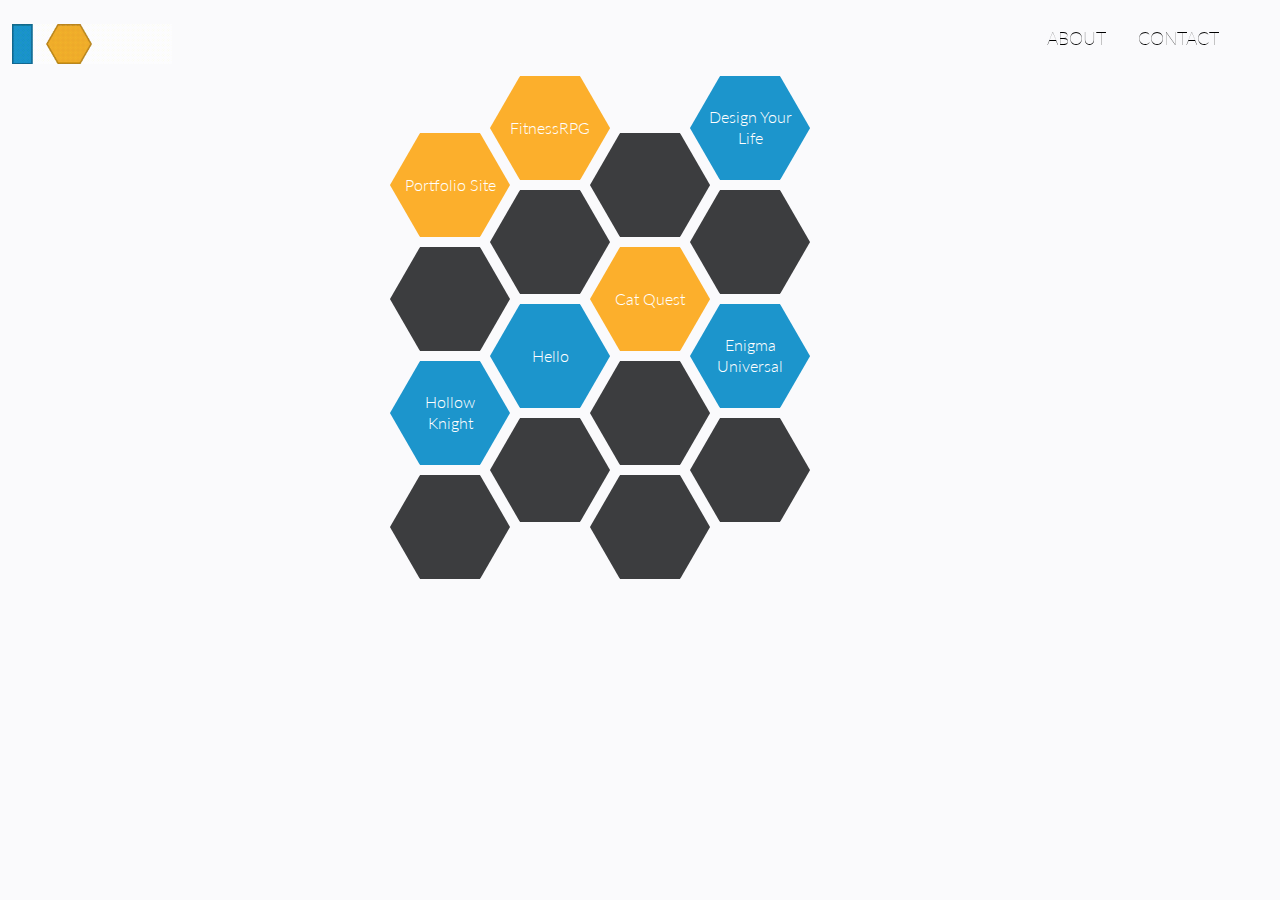
<file: index.html>
<!DOCTYPE html>
<html>

<head>
    <title>Kelvin Chang</title>

    <!-- Metrics -->
    <link rel="icon" type="image/png" href="/src/images/personal-favicon.png">

    <script src="/src/components/jquery.js"></script>


    <link href="https://fonts.googleapis.com/css?family=Lato:100,300,400,700" rel="stylesheet">
    <link rel="stylesheet" type="text/css" href="/src/components/stylesheet.css">

    <script>
        $(function() {

            $("#bannerSection").load("/src/includes/banner2.html");
            $("#projectSection").load("/src/includes/projects.html");

        });

    </script>

</head>

<body>
    <div class="banner right">
        <ul id="nav">
            <li><a href="/src/pages/about.html">ABOUT</a></li>
            <li><a href="/src/pages/contact.html">CONTACT</a></li>
        </ul>
    </div>

    <div id="bannerSection" class="banner"></div>

    <div class="projectContainer">
        <div id="projectSection"></div>
    </div>

</body>

</html>
</file>
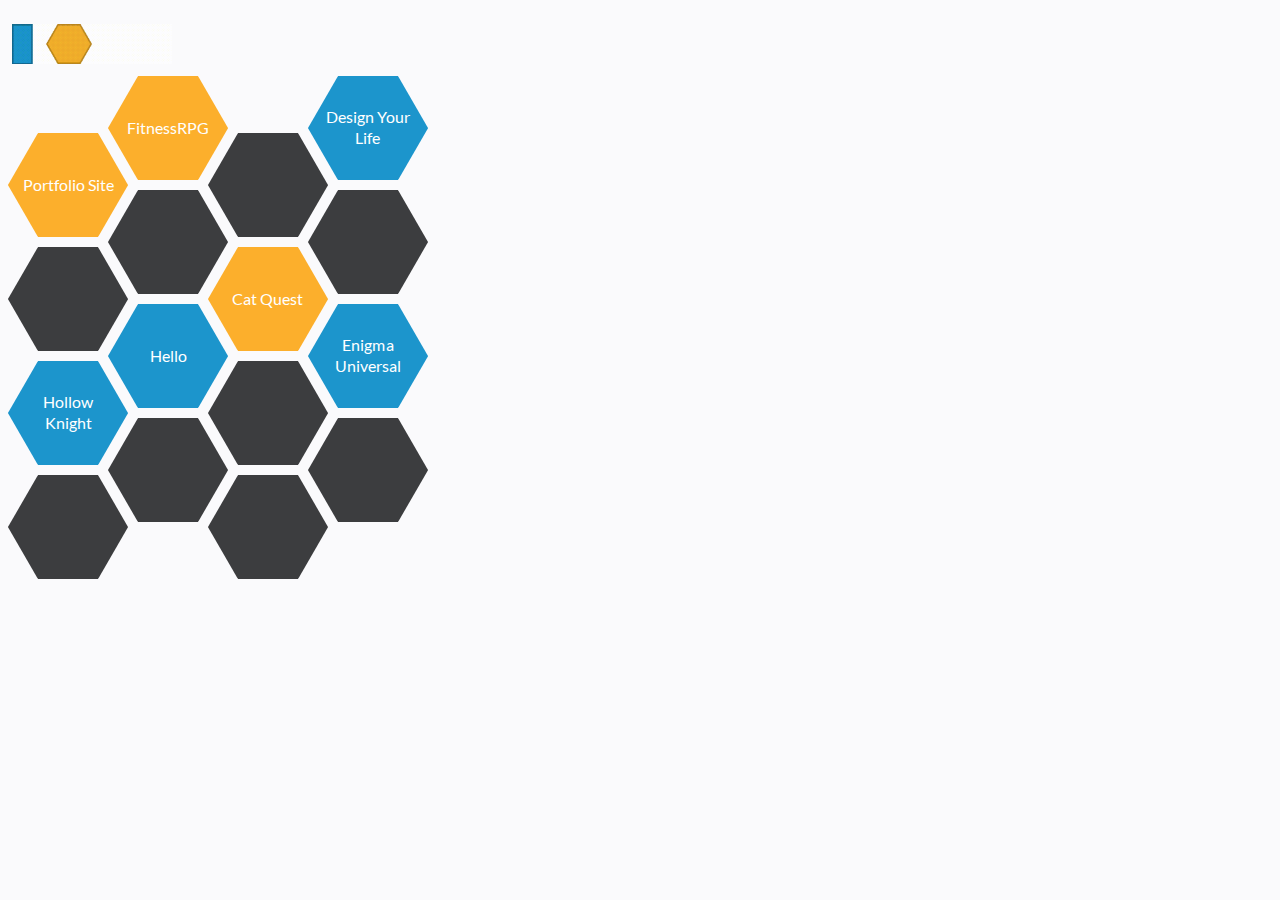
<file: src/pages/index.html>
<!DOCTYPE html>
<html>

<head profile="http://magix430.github.io">
    <title>Kelvin Chang</title>

    <!-- Metrics -->
    <link rel="icon" type="image/png" href="/src/images/personal-favicon.png">

    <script src="/src/components/jquery.js"></script>


    <link rel="stylesheet" type="text/css" href="/src/fonts/lato-font.css">
    <link rel="stylesheet" type="text/css" href="/src/components/stylesheet.css">

    <script>
        $(function() {

            $("#bannerSection").load("/src/includes/banner2.html");
            $("#projectSection").load("/src/includes/projects.html");

        });

    </script>

</head>

<body>

    <div id="bannerSection" class="banner"></div>

    <div id="projectSection" class="projectsWrapper"></div>

</body>

</html>
</file>
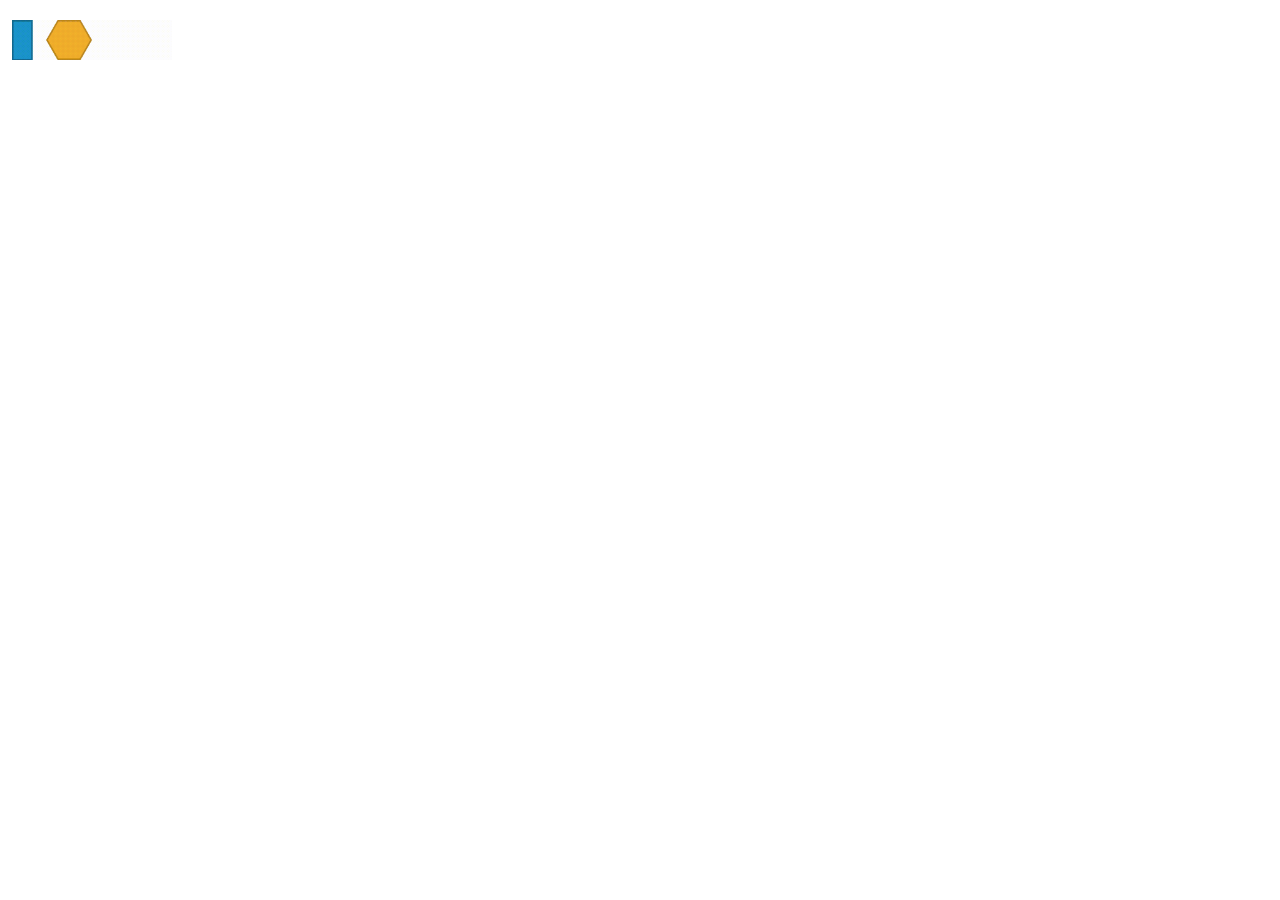
<file: src/includes/banner2.html>
<!DOCTYPE html>
<html>

<head>

    <script src="/src/components/jquery.js"></script>
    <link rel="stylesheet" href="/src/fonts/lato-font.css">
    <link rel="stylesheet" href="/src/components/banner.css">

</head>

<body class="banner-container">

    <div class="banner left">
        <a href="/index.html"><img height="40px" id="animation" src="/src/images/freeze.gif"></a>
    </div>

    <script src="/src/components/logo-hover2.js"></script>

</body>

</html>
</file>
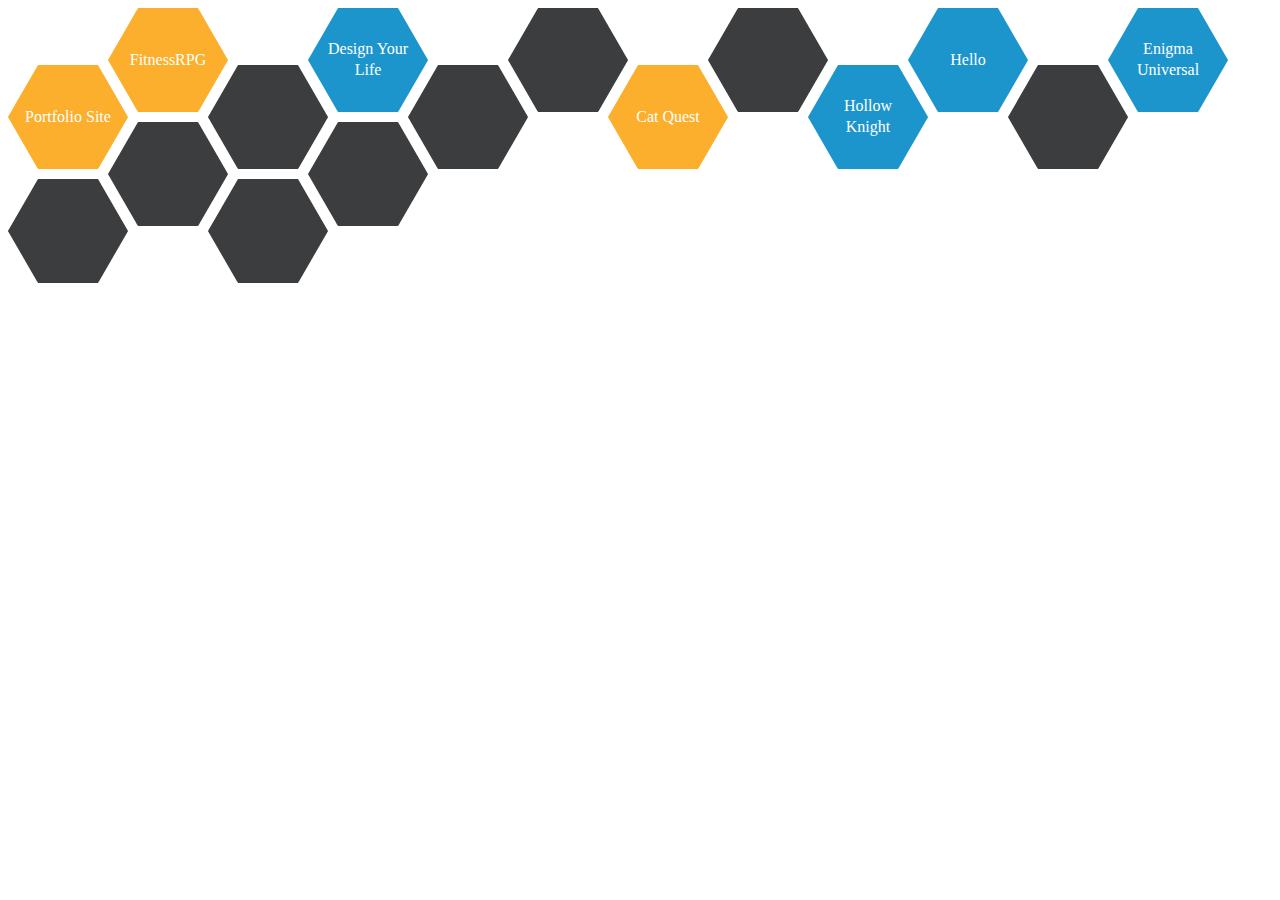
<file: src/includes/projects.html>
<!DOCTYPE html>
<html>

<head>
    <link type="text/css" rel="stylesheet" href="/src/components/honeycomb.css">
    <script src="/src/components/jquery.js"></script>
    <script src="/src/components/honeycomb.js"></script>
</head>

<body>

    <div class="honeycombs honeycombs-wrapper">
        <div class="honeycombs-inner-wrapper">

            <div class="comb-container">
                <div class="inner-text-description-long">
                    <h3>Portfolio Site</h3>
                    <p>The ideation, construction, and refinement of a portfolio website begins with creative expression. How can I build a website such that it expresses <em>me</em> the best?</p>
                    <a href="/src/projects/portfolio-site.html" class="link">read more</a>
                    <button role="button" class="close">x</button>
                </div>

                <div class="comb projects">
                    <div class="hex_l">
                        <div class="hex_r">
                            <div class="hex_inner">
                                <div class="inner_span">
                                    <span class="inner-text-description-short valign">Portfolio Site</span>
                                </div>
                            </div>
                        </div>
                    </div>
                </div>
            </div>

            <div class="comb-container">
                <div class="inner-text-description-long">

                    <h3>FitnessRPG</h3>
                    <p>FitnessRPG is a personal project incentivizing physical fitness through progressive body calisthenics and prioritizing safety and fun for young athletes. It seeks to combine elements of gamification and community tracking/collaboration to enhance short-term motivation and long-term satisfaction.</p>
                    <a href="/src/projects/fitnessrpg.html" class="link">read more</a>
                    <button role="button" class="close">x</button>
                </div>

                <div class="comb projects">
                    <div class="hex_l">
                        <div class="hex_r">
                            <div class="hex_inner">
                                <div class="inner_span">
                                    <span class="inner-text-description-short valign">FitnessRPG</span>
                                </div>
                            </div>
                        </div>
                    </div>
                </div>
            </div>

            <div class="comb-container">
                <div class="inner-text-description-long" data-link=""></div>

                <div class="comb disabled">
                    <div class="hex_l">
                        <div class="hex_r">
                            <div class="hex_inner">
                                <div class="inner_span">
                                    <span class="inner-text-description-short valign"></span>
                                </div>
                            </div>
                        </div>
                    </div>
                </div>
            </div>

            <div class="comb-container">
                <div class="inner-text-description-long">

                    <h3>Design Your Life</h3>
                    <p>A product of the W19 Designing Your Life design course, this strictly solo piano album tours an exhaustive self-introspective journey regarding flaws, insecurities, and dreams.</p>

                    <a href="/src/projects/dyl.html" class="link">read more</a>
                    <button role="button" class="close">x</button>
                </div>

                <div class="comb music">
                    <div class="hex_l">
                        <div class="hex_r">
                            <div class="hex_inner">
                                <div class="inner_span">
                                    <span class="inner-text-description-short valign">Design Your Life</span>
                                </div>
                            </div>
                        </div>
                    </div>
                </div>
            </div>

            <!-- Maybe someday
            <div class="comb-container">
                <div class="inner-text-description-long" data-link="">



                </div>

                <div class="comb writing">
                    <div class="hex_l">
                        <div class="hex_r">
                            <div class="hex_inner">
                                <div class="inner_span">
                                    <span class="inner-text-description-short valign">Broken Reality: Origins</span>
                                </div>
                            </div>
                        </div>
                    </div>
                </div>
            </div>
            -->

            <div class="comb-container">
                <div class="inner-text-description-long" data-link=""></div>
                <div class="comb disabled">
                    <div class="hex_l">
                        <div class="hex_r">
                            <div class="hex_inner">
                                <div class="inner_span">
                                    <span class="inner-text-description-short valign"></span>
                                </div>
                            </div>
                        </div>
                    </div>
                </div>
            </div>

            <div class="comb-container">
                <div class="inner-text-description-long" data-link=""></div>

                <div class="comb disabled">
                    <div class="hex_l">
                        <div class="hex_r">
                            <div class="hex_inner">
                                <div class="inner_span">
                                    <span class="inner-text-description-short valign"></span>
                                </div>
                            </div>
                        </div>
                    </div>
                </div>
            </div>

            <div class="comb-container">
                <div class="inner-text-description-long">
                    <h3>Cat Quest</h3>
                    <p>Cat Quest is a mobile application designed to incentivize freshman to explore new, unfamiliar environments while making friends at Northwestern University.</p>
                    <a href="/src/projects/cat-quest.html" class="extra link">read more</a>
                    <button role="button" class="close">x</button>
                </div>

                <div class="comb projects">
                    <div class="hex_l">
                        <div class="hex_r">
                            <div class="hex_inner">
                                <div class="inner_span">
                                    <span class="inner-text-description-short valign">Cat Quest</span>
                                </div>
                            </div>
                        </div>
                    </div>
                </div>
            </div>

            <div class="comb-container">
                <div class="inner-text-description-long" data-link=""></div>
                <div class="comb disabled">
                    <div class="hex_l">
                        <div class="hex_r">
                            <div class="hex_inner">
                                <div class="inner_span">
                                    <span class="inner-text-description-short valign"></span>
                                </div>
                            </div>
                        </div>
                    </div>
                </div>
            </div>


            <div class="comb-container">
                <div class="inner-text-description-long">

                    <h3>Hollow Knight</h3>
                    <p>Hollow Knight is a metroidvania-style adventure game following a warrior bug with no past through a kingdom plagued by a mysterious disease. The music provides a seamlessly immersive experience, ranging from grandiose battle tracks to mystical and enigmatic ambience.</p>

                    <a href="/src/projects/hollow-knight.html" class="link">read more</a>
                    <button role="button" class="close">x</button>
                </div>

                <div class="comb music">
                    <div class="hex_l">
                        <div class="hex_r">
                            <div class="hex_inner">
                                <div class="inner_span">
                                    <span class="inner-text-description-short valign">Hollow Knight</span>
                                </div>
                            </div>
                        </div>
                    </div>
                </div>
            </div>

            <div class="comb-container">
                <div class="inner-text-description-long" data-link="">
                    <h3>Hello</h3>
                    <p>Hello is an original composition arranged for piano solo. The repeated dyad mimics the clang of railroad crossing bells, serving as a grounding of reality as the rest of the piece revolves around fantasies and "what-could-have-beens".</p>
                    <a href="/src/projects/hello.html" class="link">read more</a>
                    <button role="button" class="close">x</button>
                </div>
                <div class="comb music">
                    <div class="hex_l">
                        <div class="hex_r">
                            <div class="hex_inner">
                                <div class="inner_span">
                                    <span class="inner-text-description-short valign">Hello</span>
                                </div>
                            </div>
                        </div>
                    </div>
                </div>
            </div>

            <div class="comb-container">
                <div class="inner-text-description-long" data-link=""></div>

                <div class="comb disabled">
                    <div class="hex_l">
                        <div class="hex_r">
                            <div class="hex_inner">
                                <div class="inner_span">
                                    <span class="inner-text-description-short valign"></span>
                                </div>
                            </div>
                        </div>
                    </div>
                </div>
            </div>

            <div class="comb-container">
                <div class="inner-text-description-long">
                    <h3>Enigma Universal</h3>
                    <p>Enigma was co-produced with a close friend starting in 2003 and blossomed into a fantasy universe. This sparked many creative endeavours, including storywriting, sketches, and music. This album was created with some of the characters and scenarios in mind.</p>
                    <a href="/src/projects/enigma-universal.html" class="link">read more</a>
                    <button role="button" class="close">x</button>
                </div>

                <div class="comb music">
                    <div class="hex_l">
                        <div class="hex_r">
                            <div class="hex_inner">
                                <div class="inner_span">
                                    <span class="inner-text-description-short valign">Enigma Universal</span>
                                </div>
                            </div>
                        </div>
                    </div>
                </div>
            </div>


            <div class="comb-container">
                <div class="inner-text-description-long" data-link=""></div>

                <div class="comb disabled">
                    <div class="hex_l">
                        <div class="hex_r">
                            <div class="hex_inner">
                                <div class="inner_span">
                                    <span class="inner-text-description-short valign"></span>
                                </div>
                            </div>
                        </div>
                    </div>
                </div>
            </div>

            <div class="comb-container">
                <div class="inner-text-description-long" data-link=""></div>
                <div class="comb disabled">
                    <div class="hex_l">
                        <div class="hex_r">
                            <div class="hex_inner">
                                <div class="inner_span">
                                    <span class="inner-text-description-short valign"></span>
                                </div>
                            </div>
                        </div>
                    </div>
                </div>
            </div>

            <!-- <div class="comb-container">
                <div class="inner-text-description-long">

                    <h3>Tales of Hysteria</h3>
                    <p>Made in 2014, this set of compositions was originally composed for a WIP action-horror role-playing game. The game was never completed and the music was released in individual tracks. Compositions were made using Finale 2010 with ARIA instrumentation.</p>

                    <a href="/src/projects/tales-of-hysteria.html" class="link">read more</a>
                    <button role="button" class="close">x</button>
                </div>

                <div class="comb music">
                    <div class="hex_l">
                        <div class="hex_r">
                            <div class="hex_inner">
                                <div class="inner_span">
                                    <span class="inner-text-description-short valign">Tales of Hysteria</span>
                                </div>
                            </div>
                        </div>
                    </div>
                </div>
            </div> -->

            <div class="comb-container">
                <div class="inner-text-description-long" data-link=""></div>

                <div class="comb disabled">
                    <div class="hex_l">
                        <div class="hex_r">
                            <div class="hex_inner">
                                <div class="inner_span">
                                    <span class="inner-text-description-short valign"></span>
                                </div>
                            </div>
                        </div>
                    </div>
                </div>
            </div>

            <div class="comb-container">
                <div class="inner-text-description-long" data-link=""></div>
                <div class="comb disabled">
                    <div class="hex_l">
                        <div class="hex_r">
                            <div class="hex_inner">
                                <div class="inner_span">
                                    <span class="inner-text-description-short valign"></span>
                                </div>
                            </div>
                        </div>
                    </div>
                </div>
            </div>

            <!--Add more -->

            <!-- Disabled hex template
            <div class="comb-container">
                <div class="inner-text-description-long" data-link=""></div>
                <div class="comb disabled">
                    <div class="hex_l">
                        <div class="hex_r">
                            <div class="hex_inner">
                                <div class="inner_span">
                                    <span class="inner-text-description-short valign"></span>
                                </div>
                            </div>
                        </div>
                    </div>
                </div>
            </div>
            -->

            <!-- Music/Projects Template
            <div class="comb-container">
                <div class="inner-text-description-long">

                    <h3></h3>
                    <p></p>

                    <a href="#" class="link">read more</a>
                    <button role="button" class="close">x</button>
                </div>

                <div class="comb [music|projects]">
                    <div class="hex_l">
                        <div class="hex_r">
                            <div class="hex_inner">
                                <div class="inner_span">
                                    <span class="inner-text-description-short valign">Tales of Hysteria</span>
                                </div>
                            </div>
                        </div>
                    </div>
                </div>
            </div>
            -->

        </div>
    </div>

</body>

</html>
</file>
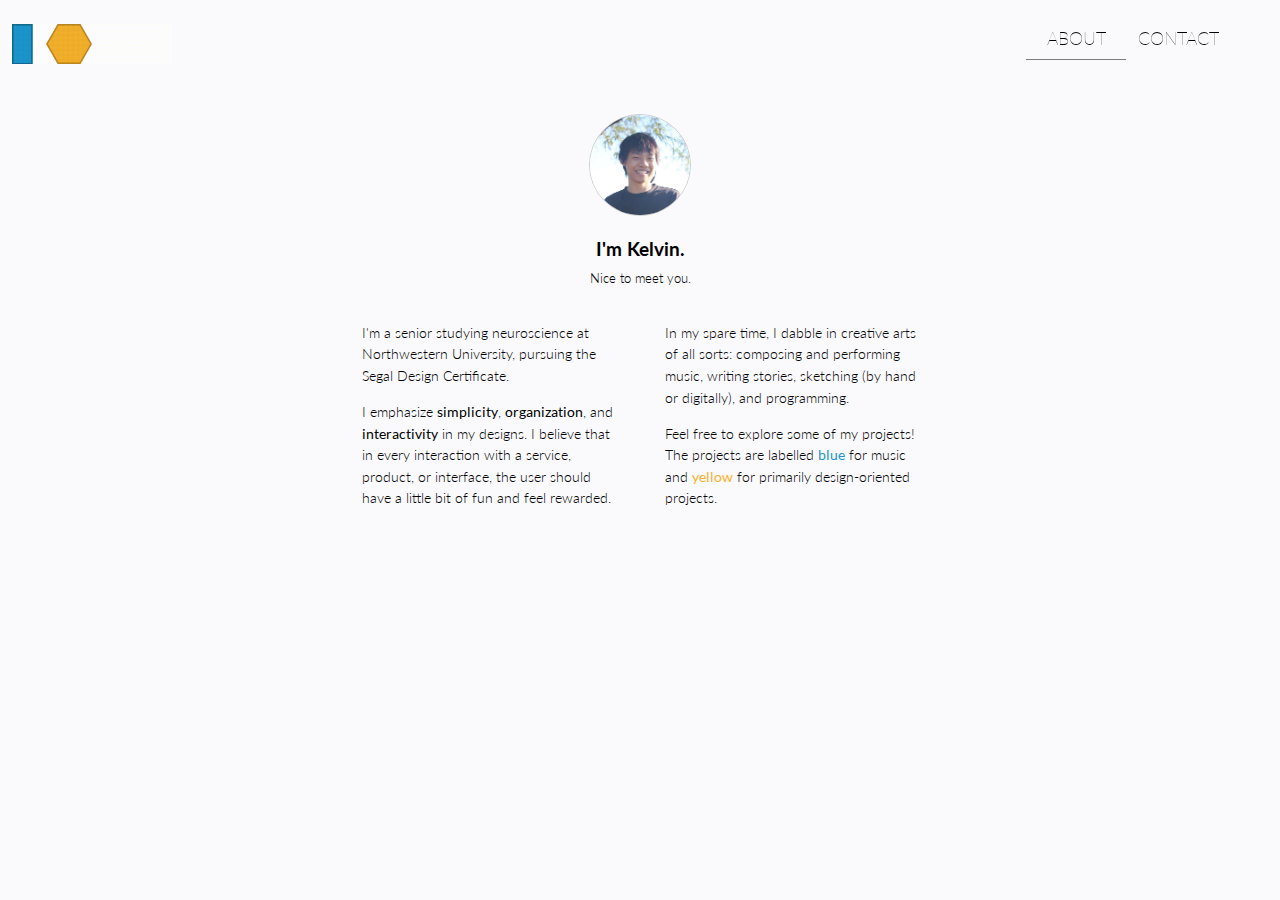
<file: src/pages/about.html>
<!DOCTYPE html>
<html>

<head>
    <title>About | Kelvin Chang</title>

    <!-- Metrics -->
    <link rel="icon" type="image/png" href="/src/images/personal-favicon.png">

    <script src="/src/components/jquery.js"></script>

    <link href="https://fonts.googleapis.com/css?family=Lato:100,300,400,700" rel="stylesheet">
    <link rel="stylesheet" type="text/css" href="/src/projects/project-pages.css">
    <link rel="stylesheet" type="text/css" href="/src/components/stylesheet.css">

    <script>
        $(function() {

            $("#bannerSection").load("/src/includes/banner2.html");
        });

    </script>

</head>

<body>

    <div class="banner right">
        <ul id="nav">
            <li class="current"><a href="/src/pages/about.html">ABOUT</a></li>
            <li><a href="/src/pages/contact.html">CONTACT</a></li>
        </ul>
    </div>

    <div id="bannerSection" class="banner"></div>

    <br /><br />
    <div class="titleCard">
        <img src="/src/images/me.jpg" width="100px" style="border-radius: 50%; border: 1px solid #ccc">
        <h3>I'm Kelvin.</h3>
        <p class="subtext">Nice to meet you.</p>
    </div>

    <br />

    <div class="grid-container">
        <div></div>
        <div>
            <p>I'm a senior studying neuroscience at Northwestern University, pursuing the Segal Design Certificate.</p>
            <p>I emphasize <b>simplicity</b>, <b>organization</b>, and <b>interactivity</b> in my designs. I believe that in every interaction with a service, product, or interface, the user should have a little bit of fun and feel rewarded.</p>
        </div>
        <div>
            <p>In my spare time, I dabble in creative arts of all sorts: composing and performing music, writing stories, sketching (by hand or digitally), and programming.</p>
            <p>Feel free to explore some of my projects! The projects are labelled <span style="color: #1c95cc;"><b>blue</b></span> for music and <span style="color: #fcaf2c;"><b>yellow</b></span> for primarily design-oriented projects.</p>
        </div>
        <div></div>

    </div>

</body>

</html>
</file>
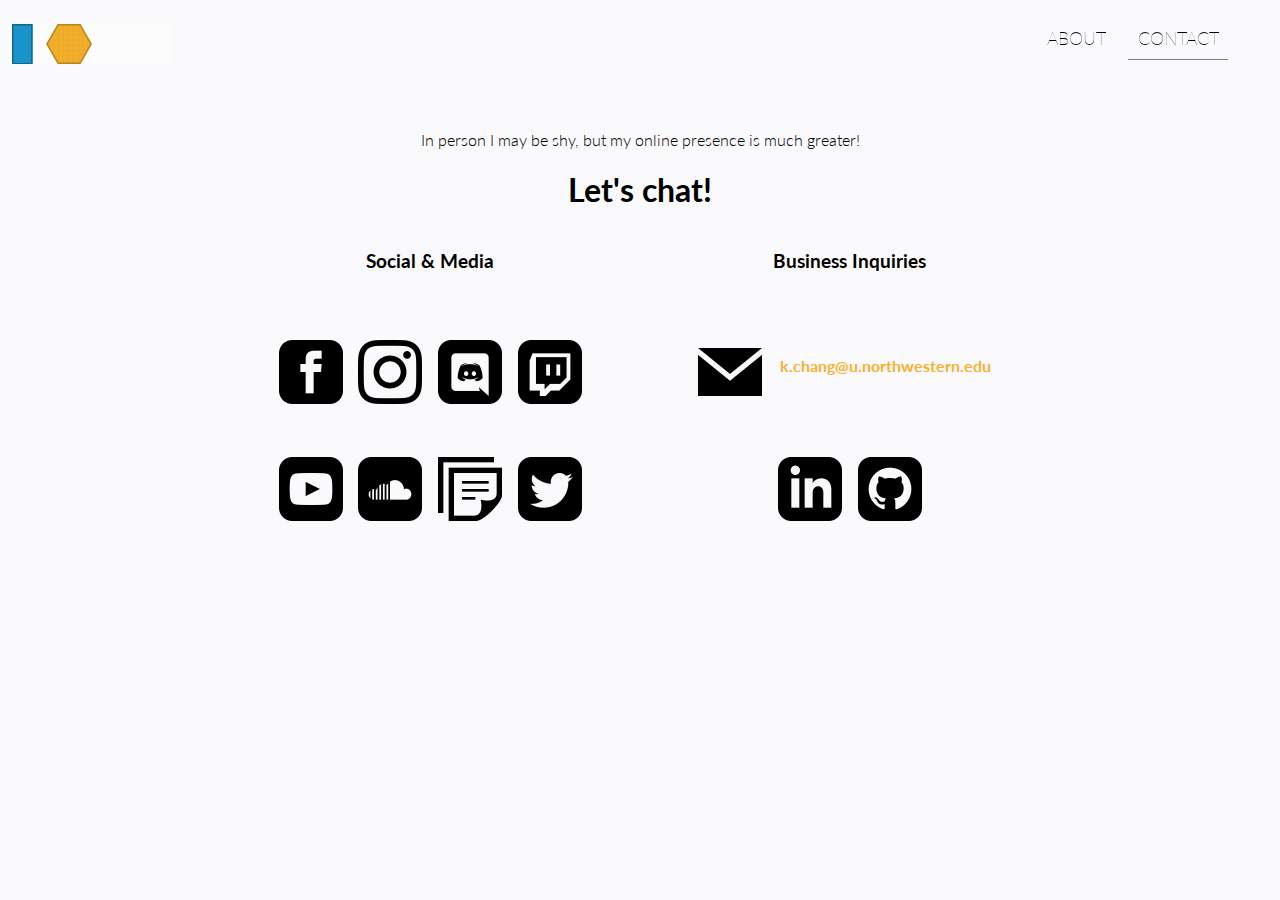
<file: src/pages/contact.html>
<!DOCTYPE html>
<html>

<head>
    <title>Contact | Kelvin Chang</title>

    <!-- Metrics -->
    <link rel="icon" type="image/png" href="/src/images/personal-favicon.png">

    <script src="/src/components/jquery.js"></script>

    <link href="https://fonts.googleapis.com/css?family=Lato:100,300,400,700" rel="stylesheet">
    <link rel="stylesheet" type="text/css" href="/src/projects/project-pages.css">
    <link rel="stylesheet" type="text/css" href="/src/components/stylesheet.css">

    <script>
        $(function() {
            $("#bannerSection").load("/src/includes/banner2.html");
        });

    </script>

</head>

<body>

    <div class="banner right">
        <ul id="nav">
            <li><a href="/src/pages/about.html">ABOUT</a></li>
            <li class="current"><a href="/src/pages/contact.html">CONTACT</a></li>
        </ul>
    </div>

    <div id="bannerSection" class="banner"></div>

    <br /><br />

    <div class="titleCard">
        <p>In person I may be shy, but my online presence is much greater!</p>
        <h1>Let's chat!</h1>
    </div>

    <div class="contact-grid">

        <!-- Splitting Contacts section into two halves -->
        <div class="halfWidthRow">
            <div class="titleCard">
                <h3>Social &amp; Media</h3>
            </div>

            <div class="contact-grid">
                <div class="fullWidthRow"></div>

                <!--Quick Click Icons-->
                <div class="contact-icon"><a href="https://www.facebook.com/magix430" target="_blank"><img src="/src/images/contact-icons/facebook.png"></a></div>
                <div class="contact-icon"><a href="https://www.instagram.com/magix430/?hl=en" target="_blank"><img src="/src/images/contact-icons/instagram.png"></a></div>
                <div class="contact-icon"><a href="https://discord.gg/3wpEFZs" target="_blank"><img src="/src/images/contact-icons/discord.png"></a></div>
                <div class="contact-icon"><a href="https://www.twitch.tv/magix430" target="_blank"><img src="/src/images/contact-icons/twitch.png"></a></div>

                <div class="contact-icon"><a href="https://www.youtube.com/user/magix430" target="_blank"><img src="/src/images/contact-icons/youtube.png"></a></div>
                <div class="contact-icon"><a href="https://soundcloud.com/magix430" target="_blank"><img src="/src/images/contact-icons/soundcloud.png"></a></div>
                <div class="contact-icon"><a href="https://sheet.host/user/magix430" target="_blank"><img src="/src/images/contact-icons/sheethost.png"></a></div>
                <div class="contact-icon"><a href="https://twitter.com/magix430" target="_blank"><img src="/src/images/contact-icons/twitter.png"></a></div>

            </div>
        </div>


        <div class="halfWidthRow">
            <div class="titleCard">
                <h3>Business Inquiries</h3>
            </div>

            <div class="contact-grid">
                <div class="fullWidthRow"></div>

                <div class="contact-icon"><a href="mailto:k.chang@u.northwestern.edu"><img src="/src/images/contact-icons/email.png"></a></div>
                <div class="remainingWidth">
                    <p><a href="mailto:k.chang@u.northwestern.edu">k.chang@u.northwestern.edu</a></p>
                </div>

                <div></div>
                <div class="contact-icon"><a href="https://www.linkedin.com/in/kelvinyuchang/"><img src="/src/images/contact-icons/linkedin.png"></a></div>
                <div class="contact-icon"><a href="https://github.com/magix430"><img src="/src/images/contact-icons/github.png"></a></div>
                <div></div>

            </div>

        </div>

    </div>

    <!-- TODO: Add nested grid-containers and then frame social icons within with appropriate links. -->

</body>

</html>
</file>
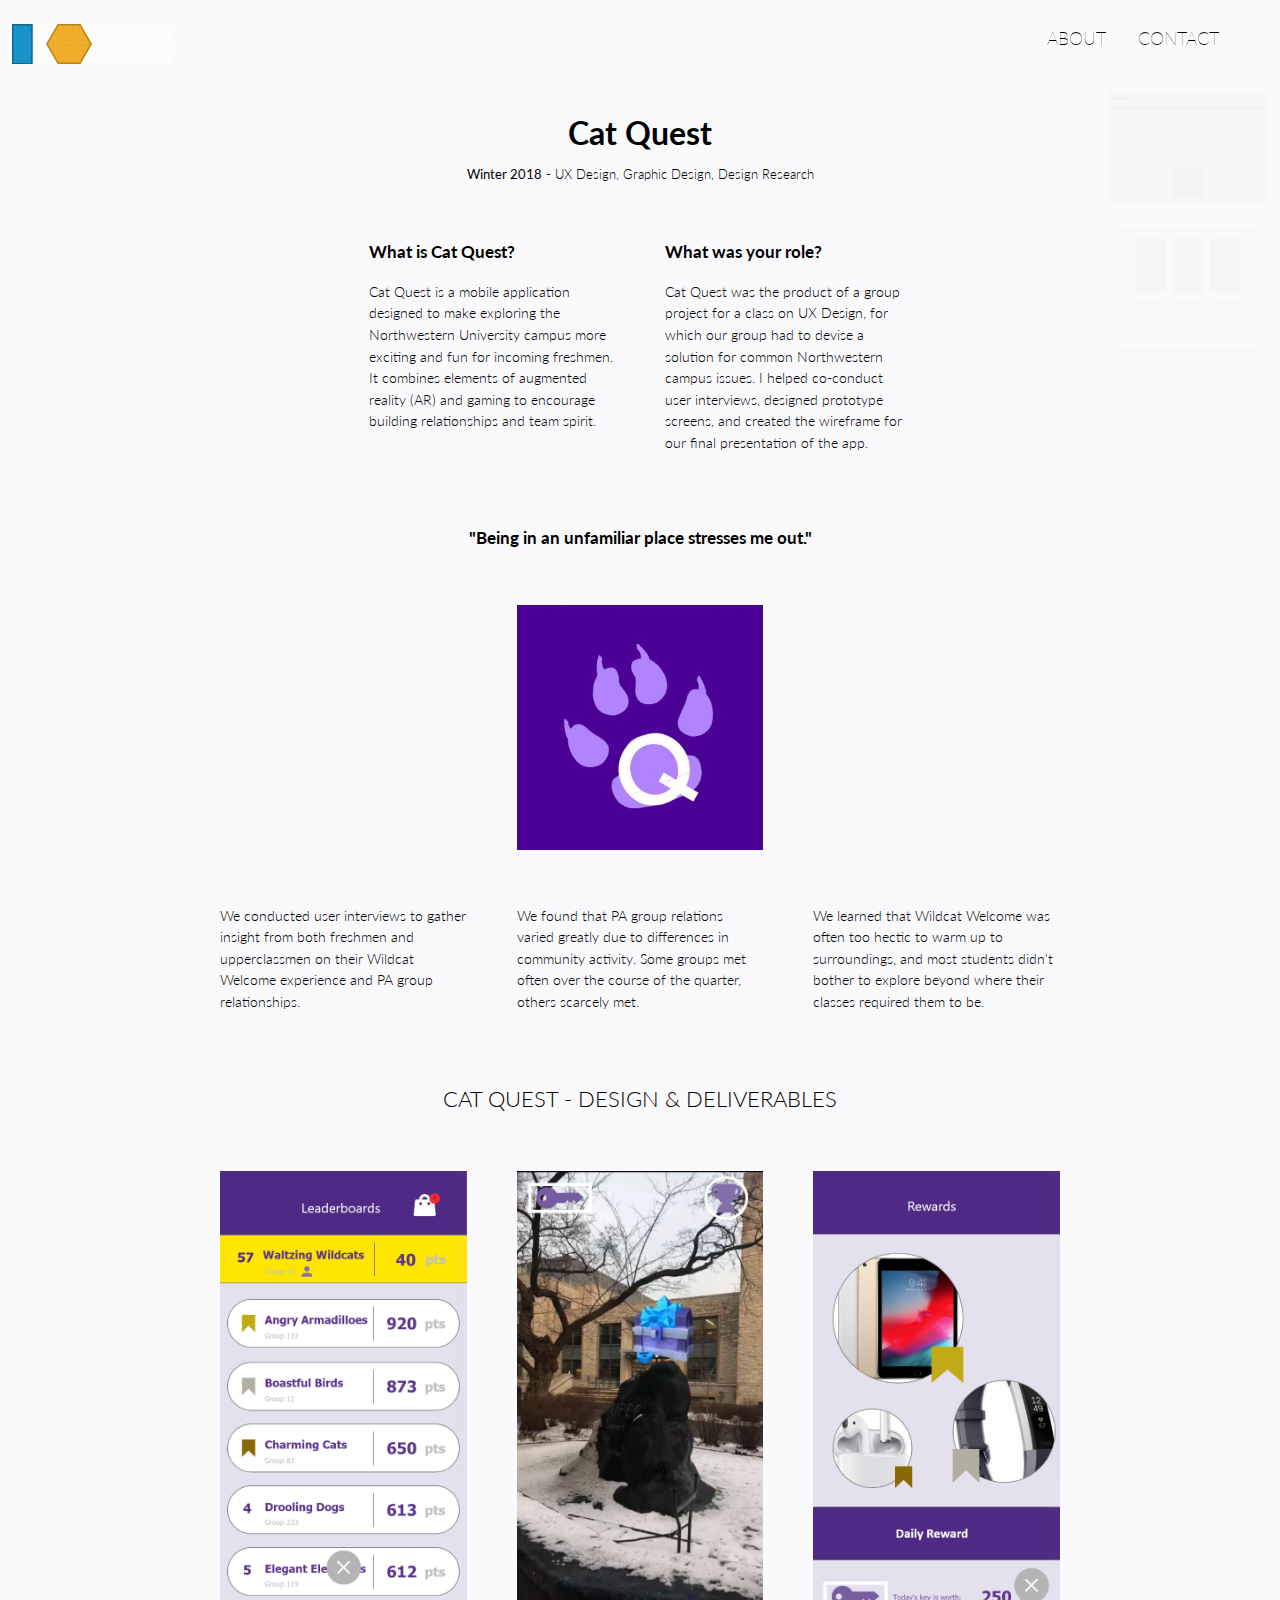
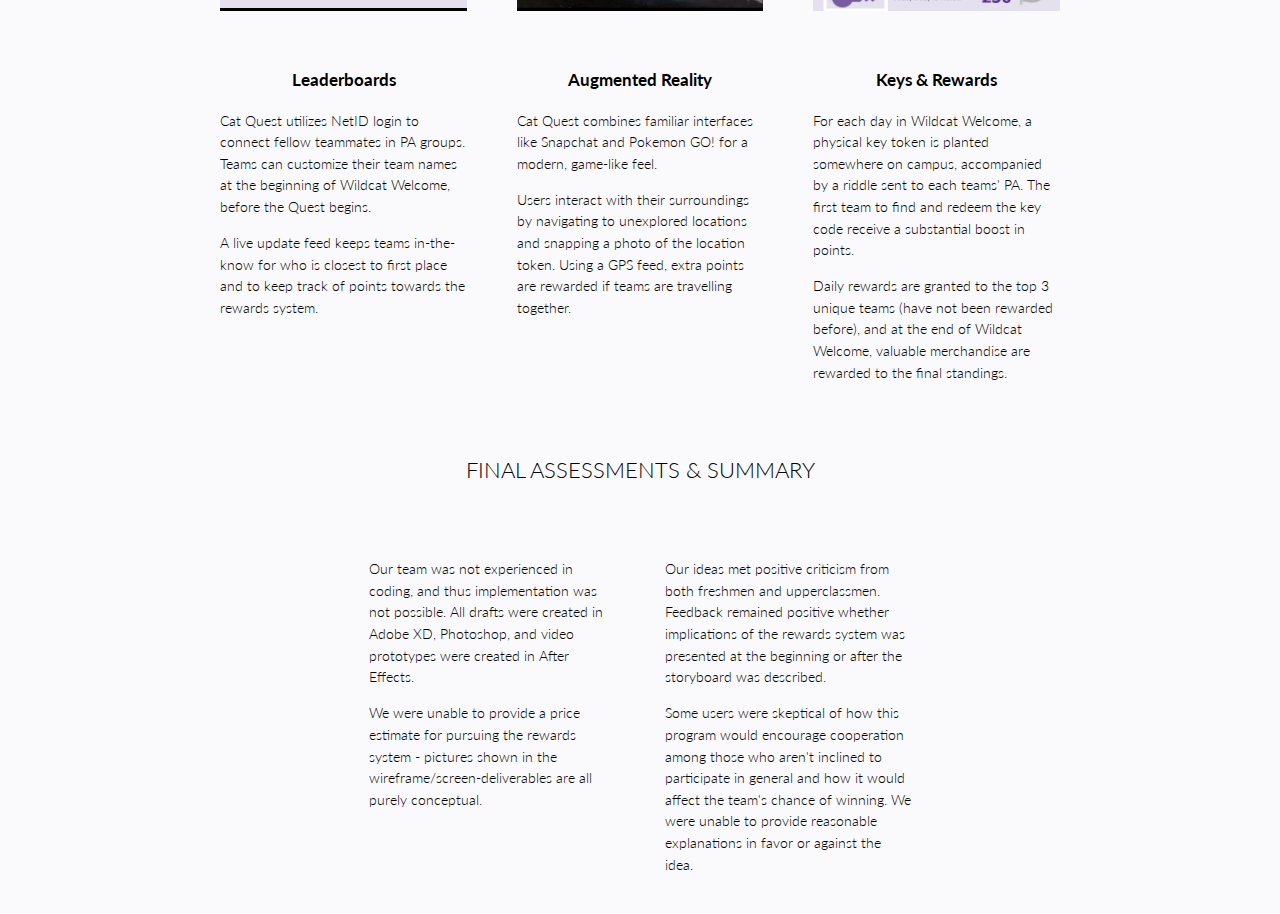
<file: src/projects/cat-quest.html>
<!DOCTYPE html>
<html>

<head>
    <title>Cat Quest | Kelvin Chang</title>

    <script src="/src/components/jquery.js"></script>

    <!-- Linking CSS -->
    <link href="https://fonts.googleapis.com/css?family=Lato:100,300,400,700" rel="stylesheet">
    <link rel="stylesheet" type="text/css" href="project-pages.css">
    <link rel="stylesheet" type="text/css" href="/src/components/stylesheet.css">


    <!-- Metrics -->
    <link rel="icon" type="image/png" href="/src/images/personal-favicon.png">

    <!-- Relevant scripts -->
    <script>
        $(function() {
            $("#bannerSection").load("/src/includes/banner2.html");
        });

    </script>
</head>

<body>

    <div class="header" id="myHeader">
        <div class="banner right">
            <ul id="nav">
                <li><a href="/src/pages/about.html">ABOUT</a></li>
                <li><a href="/src/pages/contact.html">CONTACT</a></li>
            </ul>
        </div>

        <div id="bannerSection" class="banner"></div>
    </div>

    <!-- Body content -->
    <main class="content">
        <div class="titleCard">
            <h1>Cat Quest</h1>
            <p class="subtext"><b>Winter 2018</b> - UX Design, Graphic Design, Design Research</p>
        </div>

        <br /><br />

        <div class="grid-container">
            <div></div>
            <div>
                <h3>What is Cat Quest?</h3>

                <p>Cat Quest is a mobile application designed to make exploring the Northwestern University campus more exciting and fun for incoming freshmen. It combines elements of augmented reality (AR) and gaming to encourage building relationships and team spirit. </p>
            </div>
            <div>
                <h3>What was your role?</h3>

                <p>Cat Quest was the product of a group project for a class on UX Design, for which our group had to devise a solution for common Northwestern campus issues. I helped co-conduct user interviews, designed prototype screens, and created the wireframe for our final presentation of the app.</p>
            </div>
            <div></div>

            <div class="fullWidthRow">
                <div class="titleCard">
                    <h3>"Being in an unfamiliar place stresses me out."</h3>
                </div>
            </div>

        </div>

        <br /><br />

        <div class="grid-container-3">

            <div></div>
            <div class="img-space">
                <img src="/src/images/project-spread/cat-quest.png">
                <p class="flavortext">
                    Draft Logo &amp; App Icon
                </p>
            </div>

            <div>
            </div>

            <div>
                <p>We conducted user interviews to gather insight from both freshmen and upperclassmen on their Wildcat Welcome experience and PA group relationships.</p>
            </div>
            <div>
                <p>We found that PA group relations varied greatly due to differences in community activity. Some groups met often over the course of the quarter, others scarcely met.</p>
            </div>
            <div>
                <p>We learned that Wildcat Welcome was often too hectic to warm up to surroundings, and most students didn't bother to explore beyond where their classes required them to be.</p>
            </div>
        </div>

        <br /><br />

        <div class="grid-container">

            <div class="fullWidthRow">
                <div class="titleCard">
                    <h2>Cat Quest - Design &amp; Deliverables</h2>
                </div>
            </div>

        </div>

        <br /><br />

        <div class="grid-container-3">


            <div class="img-space">
                <img src="/src/images/project-spread/cat-quest-leaderboards.png">
                <p class="flavortext">
                    [Leaderboards]: Live Update Feed for Playful Competition and Cooperation
                </p>
            </div>
            <div class="img-space">
                <img src="/src/images/project-spread/cat-quest-interface.png">
                <p class="flavortext">
                    [Interface]: Camera Control and AR Implementation
                </p>
            </div>
            <div class="img-space">
                <img src="/src/images/project-spread/cat-quest-rewards.png">
                <p class="flavortext">
                    [Bonus]: Keys for Extra Points and Rewards
                </p>
            </div>

            <div>
                <div class="titleCard">
                    <h3>Leaderboards</h3>
                </div>
                <p>Cat Quest utilizes NetID login to connect fellow teammates in PA groups. Teams can customize their team names at the beginning of Wildcat Welcome, before the Quest begins.</p>
                <p>A live update feed keeps teams in-the-know for who is closest to first place and to keep track of points towards the rewards system.</p>
            </div>
            <div>
                <div class="titleCard">
                    <h3>Augmented Reality</h3>
                </div>
                <p>Cat Quest combines familiar interfaces like Snapchat and Pokemon GO! for a modern, game-like feel.</p>
                <p>Users interact with their surroundings by navigating to unexplored locations and snapping a photo of the location token. Using a GPS feed, extra points are rewarded if teams are travelling together.</p>
            </div>
            <div>
                <div class="titleCard">
                    <h3>Keys &amp; Rewards</h3>
                </div>
                <p>For each day in Wildcat Welcome, a physical key token is planted somewhere on campus, accompanied by a riddle sent to each teams' PA. The first team to find and redeem the key code receive a substantial boost in points.</p>
                <p>Daily rewards are granted to the top 3 unique teams (have not been rewarded before), and at the end of Wildcat Welcome, valuable merchandise are rewarded to the final standings.</p>
            </div>

            <!-- close grid-container -->
        </div>

        <br /><br />

        <div class="grid-container">
            <div class="fullWidthRow">
                <div class="titleCard">
                    <h2>Final Assessments &amp; Summary</h2>
                </div>
            </div>

            <div></div>
            <div>
                <p>Our team was not experienced in coding, and thus implementation was not possible. All drafts were created in Adobe XD, Photoshop, and video prototypes were created in After Effects.</p>
                <p>We were unable to provide a price estimate for pursuing the rewards system - pictures shown in the wireframe/screen-deliverables are all purely conceptual.</p>
            </div>
            <div>
                <p>Our ideas met positive criticism from both freshmen and upperclassmen. Feedback remained positive whether implications of the rewards system was presented at the beginning or after the storyboard was described.</p>
                <p>Some users were skeptical of how this program would encourage cooperation among those who aren't inclined to participate in general and how it would affect the team's chance of winning. We were unable to provide reasonable explanations in favor or against the idea.</p>
            </div>
            <div></div>
        </div>





    </main>
    <canvas id="map"></canvas>

    <script src="pagemap-1.2.0.min.js"></script>
    <script>
        pagemap(document.querySelector('#map'));

    </script>
    <script>
        // When the user scrolls the page, execute myFunction 
        window.onscroll = function() {
            myFunction()
        };

        // Get the header
        var header = document.getElementById("myHeader");

        // Get the offset position of the navbar
        var sticky = header.offsetTop;

        // Add the sticky class to the header when you reach its scroll position. Remove "sticky" when you leave the scroll position
        function myFunction() {
            if (window.pageYOffset > sticky) {
                header.classList.add("sticky");
            } else {
                header.classList.remove("sticky");
            }
        }

    </script>
</body>

</html>
</file>
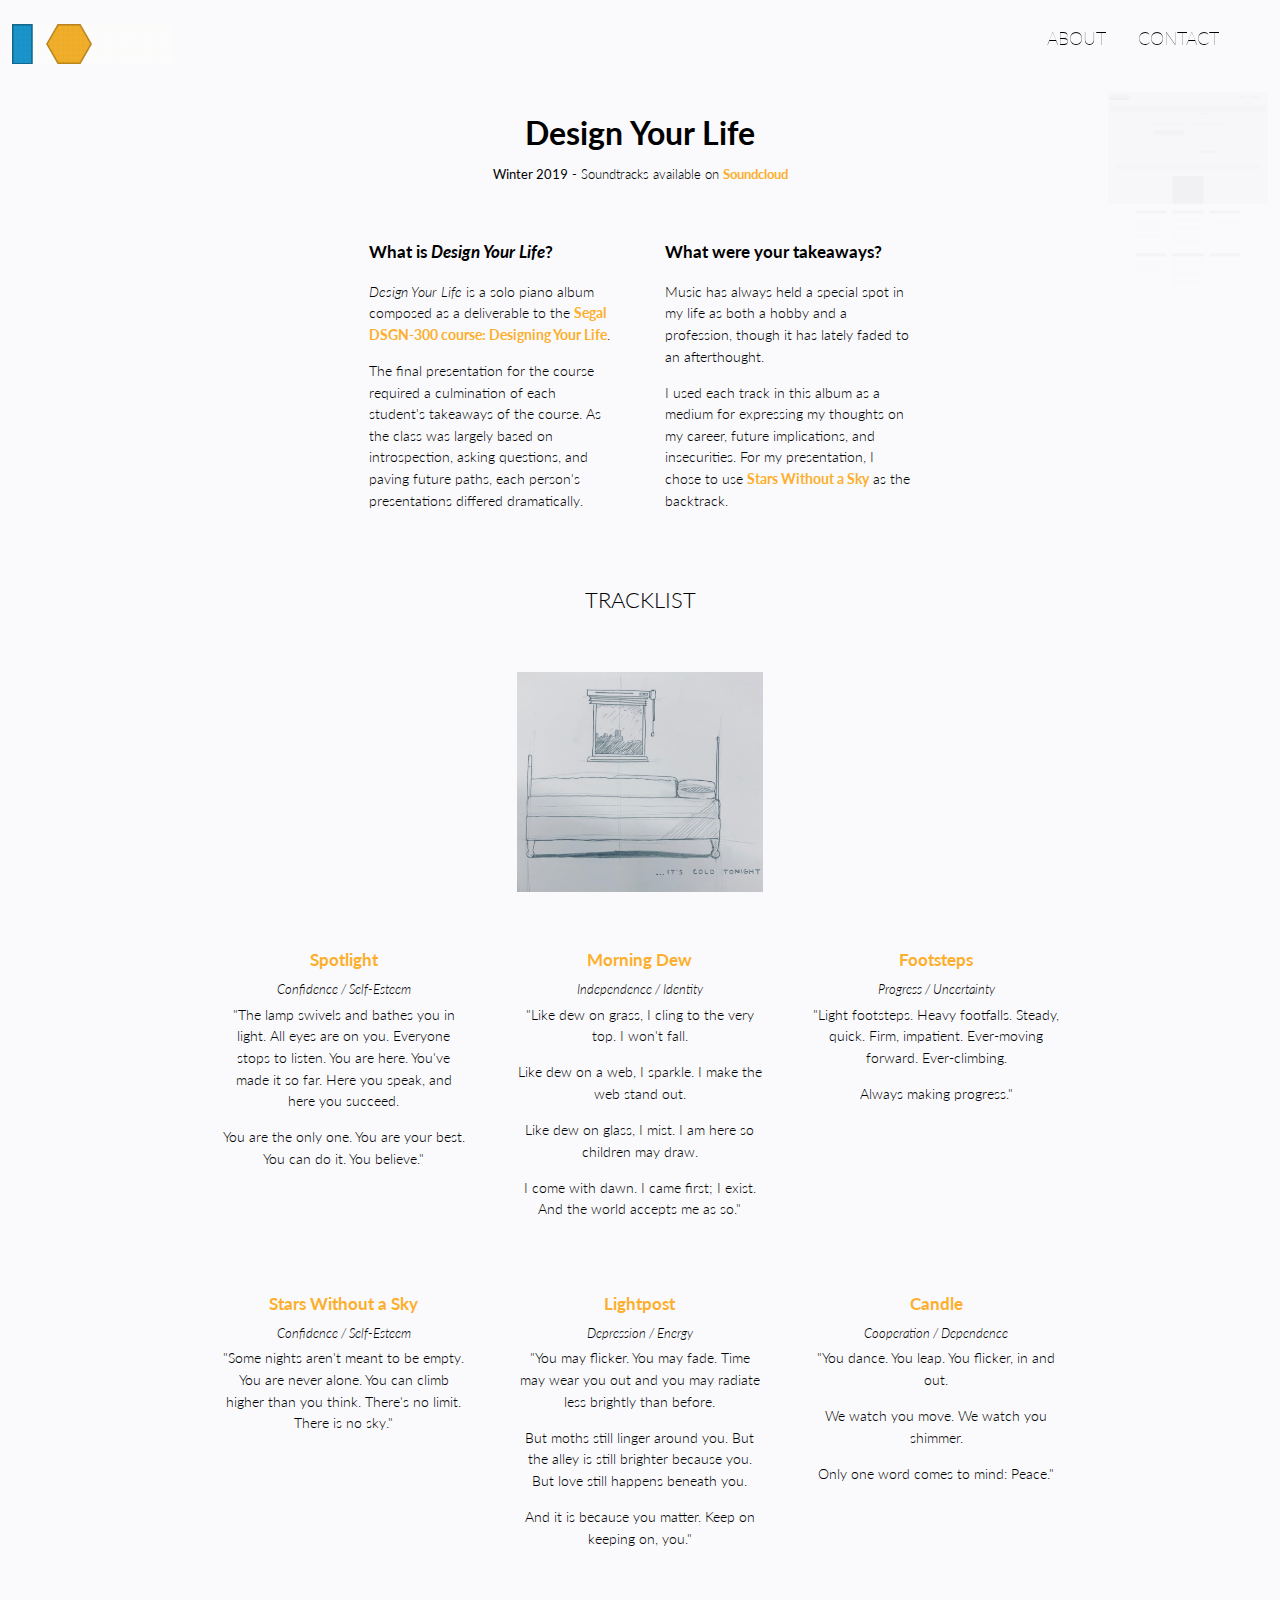
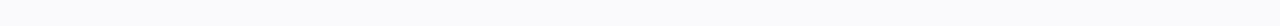
<file: src/projects/dyl.html>
<!DOCTYPE html>
<html>

<head>
    <title>Design Your Life | Kelvin Chang</title>

    <script src="/src/components/jquery.js"></script>

    <!-- Linking CSS -->
    <link href="https://fonts.googleapis.com/css?family=Lato:100,300,400,700" rel="stylesheet">
    <link rel="stylesheet" type="text/css" href="project-pages.css">
    <link rel="stylesheet" type="text/css" href="/src/components/stylesheet.css">


    <!-- Metrics -->
    <link rel="icon" type="image/png" href="/src/images/personal-favicon.png">

    <!-- Relevant scripts -->
    <script>
        $(function() {
            $("#bannerSection").load("/src/includes/banner2.html");
        });

    </script>
</head>

<body>

    <div class="header" id="myHeader">
        <div class="banner right">
            <ul id="nav">
                <li><a href="/src/pages/about.html">ABOUT</a></li>
                <li><a href="/src/pages/contact.html">CONTACT</a></li>
            </ul>
        </div>

        <div id="bannerSection" class="banner"></div>
    </div>

    <!-- Body content -->
    <main class="content">
        <div class="titleCard">
            <h1>Design Your Life</h1>
            <p class="subtext"><b>Winter 2019</b> - Soundtracks available on <a href="https://soundcloud.com/magix430/sets/design-your-life" target="_blank">Soundcloud</a></p>
        </div>

        <br /><br />

        <div class="grid-container">

            <div></div>
            <div>
                <h3>What is <i>Design Your Life</i>?</h3>

                <p><i>Design Your Life</i> is a solo piano album composed as a deliverable to the <a href="https://design.northwestern.edu/courses/descriptions/300.html" target="_blank">Segal DSGN-300 course: Designing Your Life</a>.</p>
                <p>The final presentation for the course required a culmination of each student's takeaways of the course. As the class was largely based on introspection, asking questions, and paving future paths, each person's presentations differed dramatically.</p>
            </div>
            <div>
                <h3>What were your takeaways?</h3>

                <p>Music has always held a special spot in my life as both a hobby and a profession, though it has lately faded to an afterthought.</p>
                <p>I used each track in this album as a medium for expressing my thoughts on my career, future implications, and insecurities. For my presentation, I chose to use <a href="https://soundcloud.com/magix430/stars-without-a-sky?in=magix430/sets/design-your-life" target="_blank">Stars Without a Sky</a> as the backtrack.</p>
            </div>
            <div></div>

            <div class="fullWidthRow">
                <div class="titleCard">
                    <h2>Tracklist</h2>
                </div>
            </div>

        </div>

        <br /><br />

        <div class="grid-container-3">
            <div></div>
            <a href="https://soundcloud.com/magix430/sets/design-your-life" target="_blank">
                <div class="img-space">
                    <img src="/src/images/project-spread/dyl-cover.png">
                    <p class="flavortext">
                        [Soundcloud]: Full DYL Album
                    </p>
                </div>
            </a>
            <div></div>
        </div>

        <br /><br />

        <div class="grid-container-3" style="text-align: center;">
            <!-- Row 1 -->
            <div>
                <div class="titleCard">
                    <a href="https://soundcloud.com/magix430/spotlight-1?in=magix430/sets/design-your-life" target="_blank">
                        <h3>Spotlight</h3>
                    </a>
                    <p class="subtext"><em>Confidence / Self-Esteem</em></p>
                </div>
                <p>"The lamp swivels and bathes you in light. All eyes are on you. Everyone stops to listen. You are here. You've made it so far. Here you speak, and here you succeed.</p>
                <p>You are the only one. You are your best. You can do it. You believe."</p>
            </div>
            <div>
                <div class="titleCard">
                    <a href="https://soundcloud.com/magix430/morning-dew?in=magix430/sets/design-your-life" target="_blank">
                        <h3>Morning Dew</h3>
                    </a>
                    <p class="subtext"><em>Independence / Identity</em></p>
                </div>
                <p>"Like dew on grass, I cling to the very top. I won't fall.</p>
                <p>Like dew on a web, I sparkle. I make the web stand out.</p>
                <p>Like dew on glass, I mist. I am here so children may draw.</p>
                <p>I come with dawn. I came first; I exist. And the world accepts me as so."</p>
            </div>
            <div>
                <div class="titleCard">
                    <a href="https://soundcloud.com/magix430/footsteps?in=magix430/sets/design-your-life" target="_blank">
                        <h3>Footsteps</h3>
                    </a>
                    <p class="subtext"><em>Progress / Uncertainty</em></p>
                </div>
                <p>"Light footsteps. Heavy footfalls. Steady, quick. Firm, impatient. Ever-moving forward. Ever-climbing.</p>
                <p>Always making progress."</p>
            </div>



            <!-- Row 2 -->
            <div>
                <div class="titleCard">
                    <a href="https://soundcloud.com/magix430/stars-without-a-sky?in=magix430/sets/design-your-life" target="_blank">
                        <h3>Stars Without a Sky</h3>
                    </a>
                    <p class="subtext"><em>Confidence / Self-Esteem</em></p>
                </div>
                <p>"Some nights aren't meant to be empty. You are never alone. You can climb higher than you think. There's no limit. There is no sky."</p>
            </div>
            <div>
                <div class="titleCard">
                    <a href="https://soundcloud.com/magix430/lightpost?in=magix430/sets/design-your-life" target="_blank">
                        <h3>Lightpost</h3>
                    </a>
                    <p class="subtext"><em>Depression / Energy</em></p>
                </div>
                <p>"You may flicker. You may fade. Time may wear you out and you may radiate less brightly than before.</p>

                <p>But moths still linger around you.
                    But the alley is still brighter because you.
                    But love still happens beneath you.</p>

                <p>And it is because you matter.
                    Keep on keeping on, you."</p>
            </div>
            <div>
                <div class="titleCard">
                    <a href="https://soundcloud.com/magix430/candle?in=magix430/sets/design-your-life" target="_blank">
                        <h3>Candle</h3>
                    </a>
                    <p class="subtext"><em>Cooperation / Dependence</em></p>
                </div>
                <p>"You dance.
                    You leap.
                    You flicker, in and out.</p>

                <p>We watch you move.
                    We watch you shimmer.</p>

                <p>Only one word comes to mind:

                    Peace."</p>
            </div>
        </div>

        <br /><br />



    </main>
    <canvas id="map"></canvas>

    <script src="pagemap-1.2.0.min.js"></script>
    <script>
        pagemap(document.querySelector('#map'));

    </script>
    <script>
        // When the user scrolls the page, execute myFunction 
        window.onscroll = function() {
            myFunction()
        };

        // Get the header
        var header = document.getElementById("myHeader");

        // Get the offset position of the navbar
        var sticky = header.offsetTop;

        // Add the sticky class to the header when you reach its scroll position. Remove "sticky" when you leave the scroll position
        function myFunction() {
            if (window.pageYOffset > sticky) {
                header.classList.add("sticky");
            } else {
                header.classList.remove("sticky");
            }
        }

    </script>
</body>

</html>
</file>
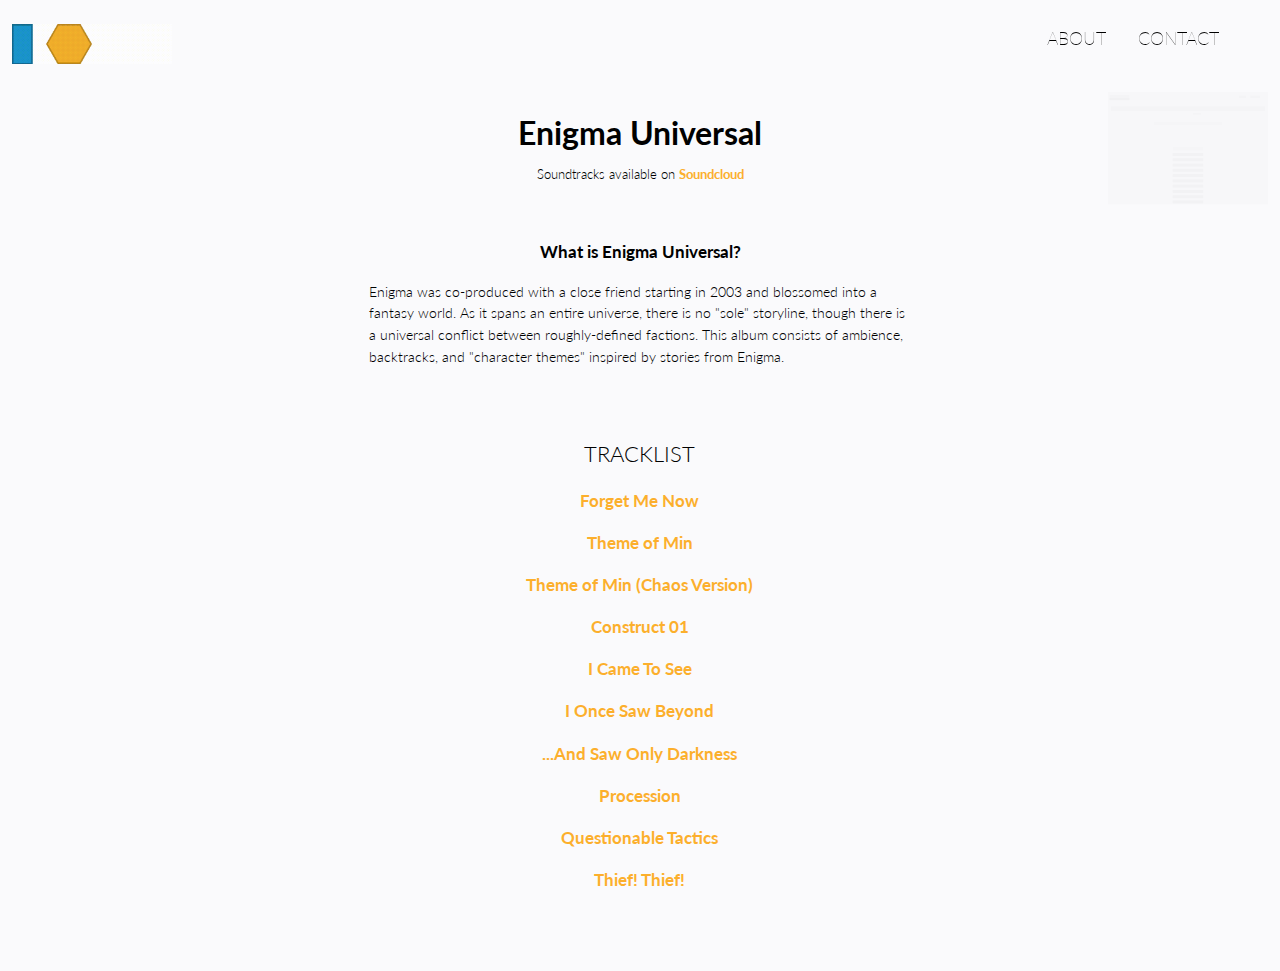
<file: src/projects/enigma-universal.html>
<!DOCTYPE html>
<html>

<head>
    <title>Enigma Universal | Kelvin Chang</title>

    <script src="/src/components/jquery.js"></script>

    <!-- Linking CSS -->
    <link href="https://fonts.googleapis.com/css?family=Lato:100,300,400,700" rel="stylesheet">
    <link rel="stylesheet" type="text/css" href="project-pages.css">
    <link rel="stylesheet" type="text/css" href="/src/components/stylesheet.css">


    <!-- Metrics -->
    <link rel="icon" type="image/png" href="/src/images/personal-favicon.png">

    <!-- Relevant scripts -->
    <script>
        $(function() {
            $("#bannerSection").load("/src/includes/banner2.html");
        });

    </script>
</head>

<body>

    <div class="header" id="myHeader">
        <div class="banner right">
            <ul id="nav">
                <li><a href="/src/pages/about.html">ABOUT</a></li>
                <li><a href="/src/pages/contact.html">CONTACT</a></li>
            </ul>
        </div>

        <div id="bannerSection" class="banner"></div>
    </div>

    <!-- Body content -->
    <main class="content">
        <div class="titleCard">
            <h1>Enigma Universal</h1>
            <p class="subtext">Soundtracks available on <a href="https://soundcloud.com/magix430/sets/enigma-universal-themes" target="_blank">Soundcloud</a></p>
        </div>

        <br /><br />

        <div class="grid-container">
            <div></div>
            <div class="halfWidthRow">
                <div class="titleCard">
                    <h3>What is Enigma Universal?</h3>
                </div>

                <p>Enigma was co-produced with a close friend starting in 2003 and blossomed into a fantasy world. As it spans an entire universe, there is no "sole" storyline, though there is a universal conflict between roughly-defined factions. This album consists of ambience, backtracks, and "character themes" inspired by stories from Enigma.</p>
            </div>
            <div></div>
        </div>

        <br /><br />

        <div class="grid-container-3">
            <div></div>
            <div>
                <div class="titleCard">
                    <h2>Tracklist</h2>

                    <a href="https://soundcloud.com/magix430/forget-me-now?in=magix430/sets/enigma-universal-themes" target="_blank">
                        <h3>Forget Me Now</h3>
                    </a>
                    <a href="https://soundcloud.com/magix430/theme-of-min?in=magix430/sets/enigma-universal-themes" target="_blank">
                        <h3>Theme of Min</h3>
                    </a>
                    <a href="https://soundcloud.com/magix430/theme-of-min-chaos?in=magix430/sets/enigma-universal-themes" target="_blank">
                        <h3>Theme of Min (Chaos Version)</h3>
                    </a>
                    <a href="https://soundcloud.com/magix430/construct-01?in=magix430/sets/enigma-universal-themes" target="_blank">
                        <h3>Construct 01</h3>
                    </a>
                    <a href="https://soundcloud.com/magix430/i-came-to-see?in=magix430/sets/enigma-universal-themes" target="_blank">
                        <h3>I Came To See</h3>
                    </a>
                    <a href="https://soundcloud.com/magix430/i-once-saw-beyond?in=magix430/sets/enigma-universal-themes" target="_blank">
                        <h3>I Once Saw Beyond</h3>
                    </a>
                    <a href="https://soundcloud.com/magix430/and-saw-only-darkness?in=magix430/sets/enigma-universal-themes" target="_blank">
                        <h3>...And Saw Only Darkness</h3>
                    </a>
                    <a href="https://soundcloud.com/magix430/procession?in=magix430/sets/enigma-universal-themes" target="_blank">
                        <h3>Procession</h3>
                    </a>
                    <a href="https://soundcloud.com/magix430/questionable-tactics?in=magix430/sets/enigma-universal-themes" target="_blank">
                        <h3>Questionable Tactics</h3>
                    </a>
                    <a href="https://soundcloud.com/magix430/thief-thief?in=magix430/sets/enigma-universal-themes" target="_blank">
                        <h3>Thief! Thief!</h3>
                    </a>
                </div>
            </div>
            <div></div>
        </div>

        <br /><br />
    </main> <canvas id="map"></canvas>

    <script src="pagemap-1.2.0.min.js"></script>
    <script>
        pagemap(document.querySelector('#map'));

    </script>
    <script>
        // When the user scrolls the page, execute myFunction 
        window.onscroll = function() {
            myFunction()
        };

        // Get the header
        var header = document.getElementById("myHeader");

        // Get the offset position of the navbar
        var sticky = header.offsetTop;

        // Add the sticky class to the header when you reach its scroll position. Remove "sticky" when you leave the scroll position
        function myFunction() {
            if (window.pageYOffset > sticky) {
                header.classList.add("sticky");
            } else {
                header.classList.remove("sticky");
            }
        }

    </script>
</body>

</html>
</file>
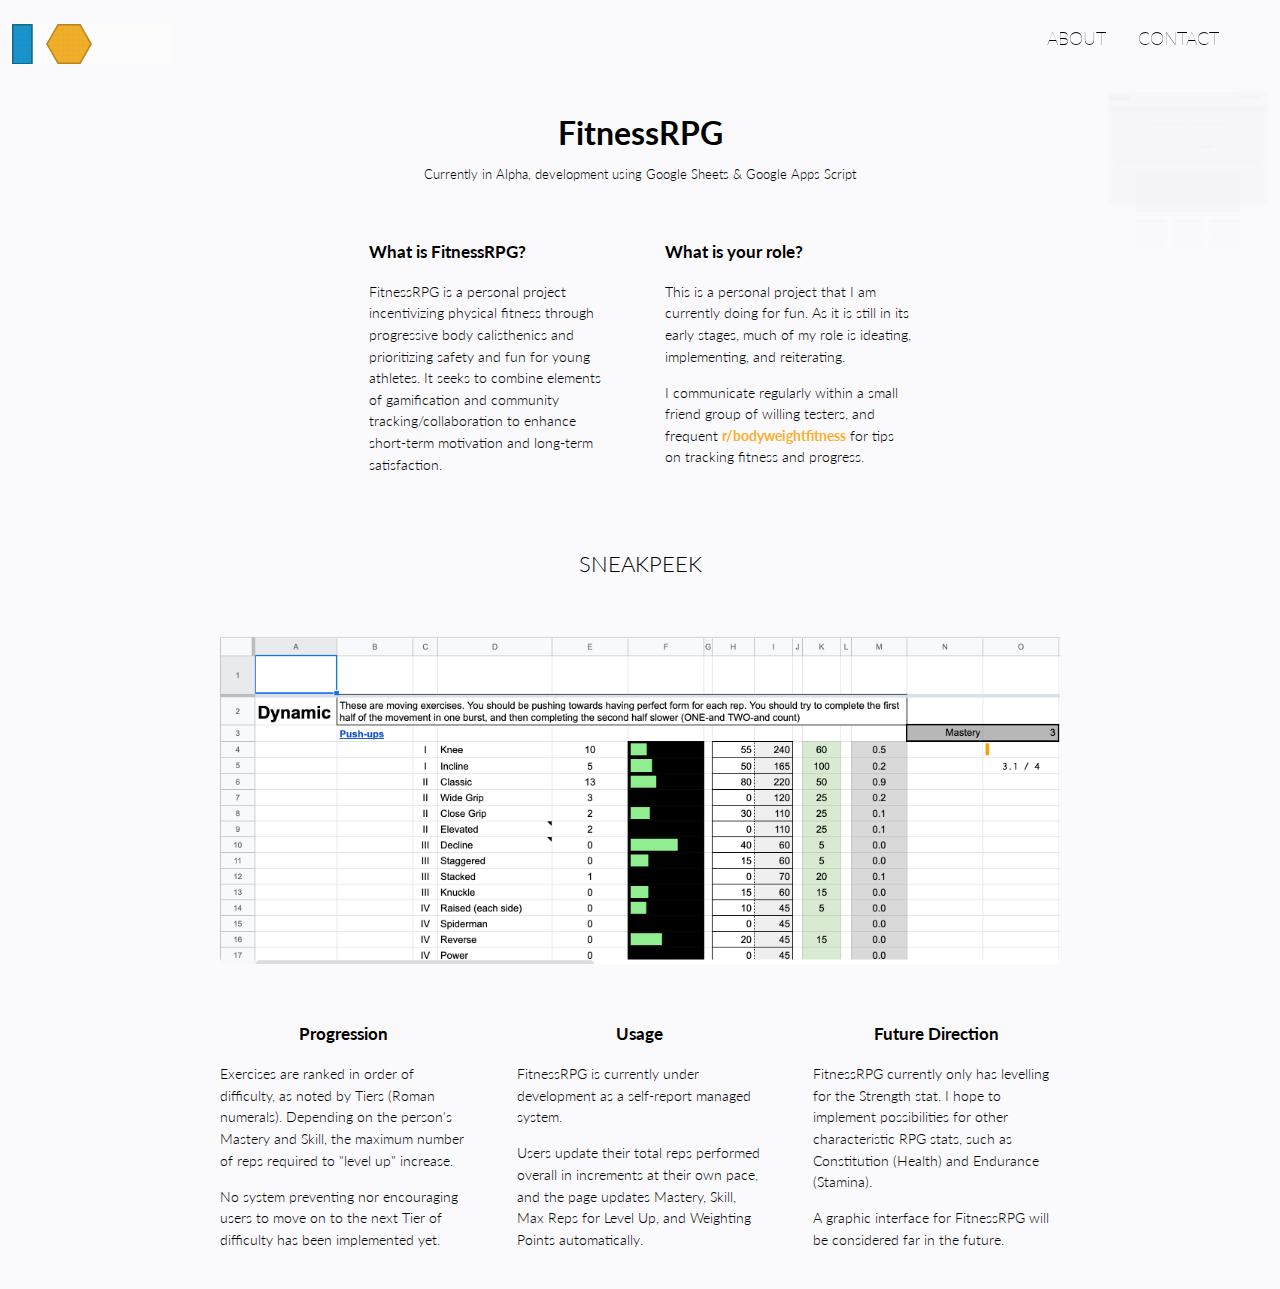
<file: src/projects/fitnessrpg.html>
<!DOCTYPE html>
<html>

<head>
    <title>FitnessRPG | Kelvin Chang</title>

    <script src="/src/components/jquery.js"></script>

    <!-- Linking CSS -->
    <link href="https://fonts.googleapis.com/css?family=Lato:100,300,400,700" rel="stylesheet">
    <link rel="stylesheet" type="text/css" href="project-pages.css">
    <link rel="stylesheet" type="text/css" href="/src/components/stylesheet.css">


    <!-- Metrics -->
    <link rel="icon" type="image/png" href="/src/images/personal-favicon.png">

    <!-- Relevant scripts -->
    <script>
        $(function() {
            $("#bannerSection").load("/src/includes/banner2.html");
        });

    </script>
</head>

<body>

    <div class="header" id="myHeader">
        <div class="banner right">
            <ul id="nav">
                <li><a href="/src/pages/about.html">ABOUT</a></li>
                <li><a href="/src/pages/contact.html">CONTACT</a></li>
            </ul>
        </div>

        <div id="bannerSection" class="banner"></div>
    </div>

    <!-- Body content -->
    <main class="content">
        <div class="titleCard">
            <h1>FitnessRPG</h1>
            <p class="subtext">Currently in Alpha, development using Google Sheets &amp; Google Apps Script</p>
        </div>

        <br /><br />

        <div class="grid-container">

            <div></div>
            <div>
                <h3>What is FitnessRPG?</h3>

                <p>FitnessRPG is a personal project incentivizing physical fitness through progressive body calisthenics and prioritizing safety and fun for young athletes. It seeks to combine elements of gamification and community tracking/collaboration to enhance short-term motivation and long-term satisfaction.</p>
            </div>
            <div>
                <h3>What is your role?</h3>

                <p>This is a personal project that I am currently doing for fun. As it is still in its early stages, much of my role is ideating, implementing, and reiterating.</p>
                <p>I communicate regularly within a small friend group of willing testers, and frequent <a href="https://www.reddit.com/r/bodyweightfitness/" target="_blank">r/bodyweightfitness</a> for tips on tracking fitness and progress.</p>
            </div>
            <div></div>

            <div class="fullWidthRow">
                <div class="titleCard">
                    <h2>Sneakpeek</h2>
                </div>
            </div>
        </div>

        <br /><br />

        <div class="grid-container-3">
            <div class="remainingWidth img-space">
                <img src="/src/images/project-spread/fitnessrpg-sneak.png">
                <p class="flavortext">
                    [Google Sheets]: Alpha Interface &amp; Testing
                </p>
            </div>

            <div>
                <div class="titleCard">
                    <h3>Progression</h3>
                </div>
                <p>Exercises are ranked in order of difficulty, as noted by Tiers (Roman numerals). Depending on the person's Mastery and Skill, the maximum number of reps required to "level up" increase.</p>
                <p>No system preventing nor encouraging users to move on to the next Tier of difficulty has been implemented yet.</p>
            </div>
            <div>
                <div class="titleCard">
                    <h3>Usage</h3>
                </div>
                <p>FitnessRPG is currently under development as a self-report managed system.</p>
                <p>Users update their total reps performed overall in increments at their own pace, and the page updates Mastery, Skill, Max Reps for Level Up, and Weighting Points automatically.</p>
            </div>
            <div>
                <div class="titleCard">
                    <h3>Future Direction</h3>
                </div>
                <p>FitnessRPG currently only has levelling for the Strength stat. I hope to implement possibilities for other characteristic RPG stats, such as Constitution (Health) and Endurance (Stamina).</p>
                <p>A graphic interface for FitnessRPG will be considered far in the future.</p>
            </div>
        </div>



    </main>
    <canvas id="map"></canvas>

    <script src="pagemap-1.2.0.min.js"></script>
    <script>
        pagemap(document.querySelector('#map'));

    </script>
    <script>
        // When the user scrolls the page, execute myFunction 
        window.onscroll = function() {
            myFunction()
        };

        // Get the header
        var header = document.getElementById("myHeader");

        // Get the offset position of the navbar
        var sticky = header.offsetTop;

        // Add the sticky class to the header when you reach its scroll position. Remove "sticky" when you leave the scroll position
        function myFunction() {
            if (window.pageYOffset > sticky) {
                header.classList.add("sticky");
            } else {
                header.classList.remove("sticky");
            }
        }

    </script>
</body>

</html>
</file>
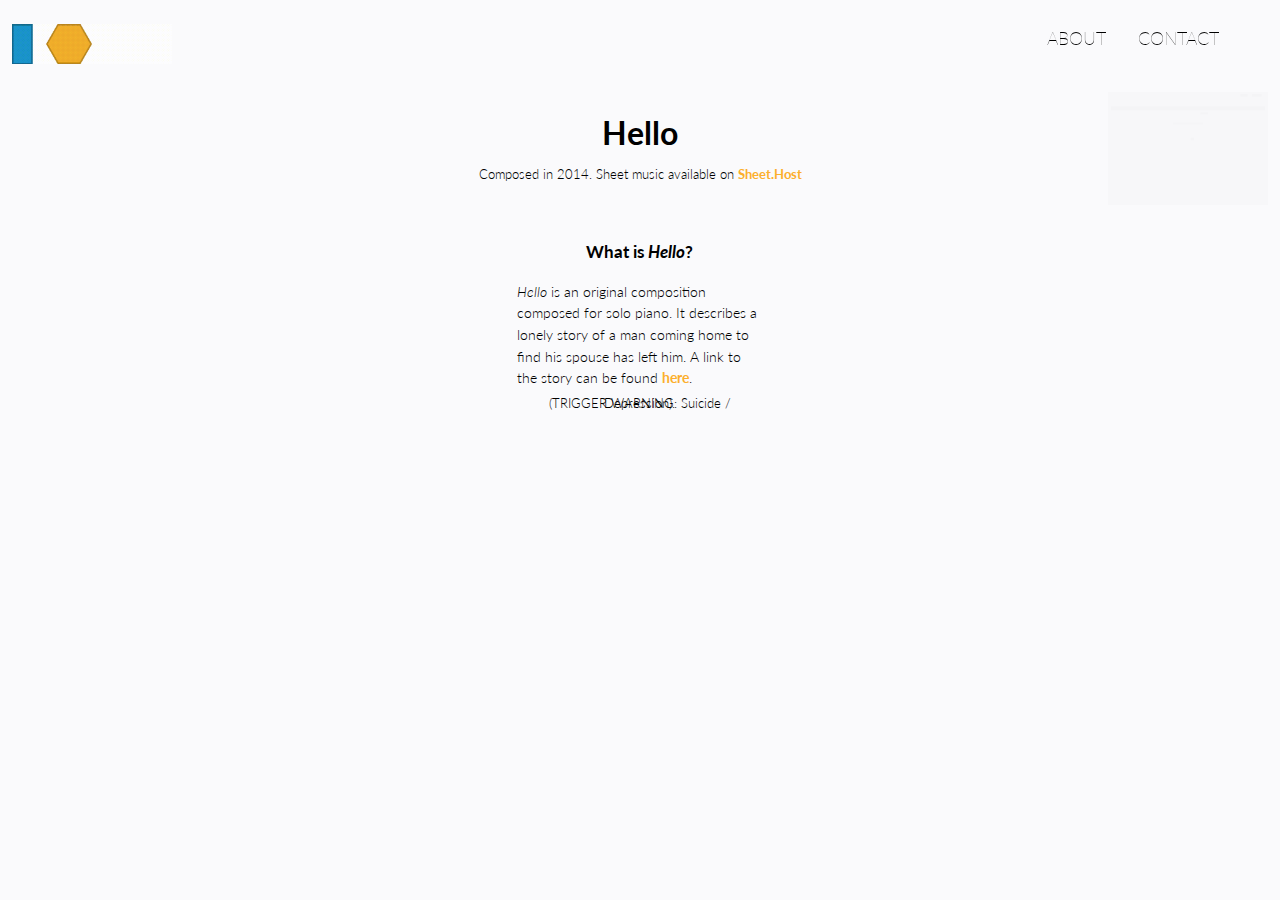
<file: src/projects/hello.html>
<!DOCTYPE html>
<html>

<head>
    <title>Hello | Kelvin Chang</title>

    <script src="/src/components/jquery.js"></script>

    <!-- Linking CSS -->
    <link href="https://fonts.googleapis.com/css?family=Lato:100,300,400,700" rel="stylesheet">
    <link rel="stylesheet" type="text/css" href="project-pages.css">
    <link rel="stylesheet" type="text/css" href="/src/components/stylesheet.css">


    <!-- Metrics -->
    <link rel="icon" type="image/png" href="/src/images/personal-favicon.png">

    <!-- Relevant scripts -->
    <script>
        $(function() {
            $("#bannerSection").load("/src/includes/banner2.html");
        });

    </script>
</head>

<body>

    <div class="header" id="myHeader">
        <div class="banner right">
            <ul id="nav">
                <li><a href="/src/pages/about.html">ABOUT</a></li>
                <li><a href="/src/pages/contact.html">CONTACT</a></li>
            </ul>
        </div>

        <div id="bannerSection" class="banner"></div>
    </div>

    <!-- Body content -->
    <main class="content">
        <div class="titleCard">
            <h1>Hello</h1>
            <p class="subtext">Composed in 2014. Sheet music available on <a href="https://sheet.host/sheet/CDrNcv" target="_blank">Sheet.Host</a></p>
        </div>

        <br /><br />

        <div class="grid-container-3">
            <div></div>
            <div>
                <div class="titleCard">
                    <h3>What is <i>Hello</i>?</h3>
                </div>

                <p><i>Hello</i> is an original composition composed for solo piano. It describes a lonely story of a man coming home to find his spouse has left him. A link to the story can be found <a href="https://drive.google.com/file/d/1CsEFPpMs2ll_ZMmkF37GN84pdV4v9FIM/view?usp=sharing" target="_blank">here</a>.</p>
                <div class="titleCard">
                    <p class="subtext">(TRIGGER WARNING: Suicide / Depression).</p>
                </div>
            </div>
            <div></div>

        </div>


    </main>
    <canvas id="map"></canvas>

    <script src="pagemap-1.2.0.min.js"></script>
    <script>
        pagemap(document.querySelector('#map'));

    </script>
    <script>
        // When the user scrolls the page, execute myFunction 
        window.onscroll = function() {
            myFunction()
        };

        // Get the header
        var header = document.getElementById("myHeader");

        // Get the offset position of the navbar
        var sticky = header.offsetTop;

        // Add the sticky class to the header when you reach its scroll position. Remove "sticky" when you leave the scroll position
        function myFunction() {
            if (window.pageYOffset > sticky) {
                header.classList.add("sticky");
            } else {
                header.classList.remove("sticky");
            }
        }

    </script>
</body>

</html>
</file>
<file: src/components/stylesheet.css>
html {
    font-family: "Lato";
    font-weight: 300;
}

::-webkit-scrollbar {
    display: none;
}

.right {
    font-weight: 100;
}

body {
    /* background: radial-gradient(circle at center, #FFFFFF 0, #FFFFFF 70%, #BFBFBF 100%); */
    background: rgb(250, 250, 252);

    animation: fadein 2s;
}

@keyframes fadein {
    0% {
        opacity: 0;
    }

    30% {
        opacity: 0;
    }

    100% {
        opacity: 1;
    }
}

h3 {
    font-weight: 700;
}

div#bannerSection {
    display: flex;
    float: top;
    margin-bottom: 4em;
    position: relative;
}

ul#nav {
    list-style: none;
}

ul#nav li {
    display: block;
    width: 100px;
    float: left;
    margin-left: 2px;
    text-align: center;
    font-size: 1.1em;

    transition: .25s;
}

li.current {
    padding-bottom: 10px;
    border-bottom: rgba(0, 0, 0, 0.5) 1px solid;
}

.right {
    position: fixed;
    right: 40px;
    top: 0px;
}

ul a:link,
ul a:visited {
    text-decoration: none;
    color: rgb(0, 0, 0);
    transition: .25s;
    font-weight: 100;
}

ul a:hover {
    color: rgba(0, 0, 0, 0.2);
    cursor: pointer;

}

div.projectContainer {
    text-align: center;
}

div#projectSection {
    display: inline-block;
    min-width: 500px;
}
</file>
<file: src/fonts/lato-font.css>
@font-face {
  font-family: "Lato-L";
  src: url("/src/fonts/Lato-Light.woff");
}

@font-face {
  font-family: "Lato-H";
  src: url("/src/fonts/Lato-Hairline.woff");
}

@font-face {
  font-family: "Lato";
  src: url("/src/fonts/Lato-Regular.woff");
}
</file>
<file: src/components/banner.css>
.banner-container {
    display: block;
    float: top;
}

div.banner {
    margin: 12px;
}

.left {
    position: fixed;
    left: 0px;
    z-index: 999999999;
}
</file>
<file: src/components/honeycomb.css>
/* Hexagon specific code*/
.honeycombs {
    position: relative;
    width: 100%;
    text-align: left;
}

.honeycombs .inner_span {
    display: inline-block;
    height: 100%;
    width: 100%;
    background-color: #EE0013;
    color: #fff
}

.honeycombs .honeycombs-inner-wrapper {
    display: inline-block;
    width: 150px;
    position: relative
}

.honeycombs .hex_l,
.honeycombs .hex_r {
    overflow: hidden;
    position: absolute
}

.honeycombs .hex_l {
    -ms-transform: rotate(60deg);
    transform: rotate(60deg)
}

.honeycombs .hex_r {
    -ms-transform: rotate(-120deg);
    transform: rotate(-120deg)
}

.honeycombs .hex_inner {
    display: block;
    visibility: visible;
    -ms-transform: rotate(60deg);
    transform: rotate(60deg);
    cursor: pointer
}

.comb-container .inner-text-description-long {
    display: none;
    text-align: left;
    background-color: #f4f4f4;
    border: 1px #e5e5e5 solid;
    color: #333;
    line-height: 1.5;
    margin: 0;
    padding: 36px 24px 24px;
    max-width: 310px;
    position: absolute;
    z-index: 9;
}

@media (min-width:700px) {
    .comb-container .inner-text-description-long {
        width: 310px
    }
}

.comb-container .inner-text-description-long img {
    width: 250px;
    padding: 10px;
}

.comb-container .inner-text-description-long p {
    font-size: 1rem;
}

.comb-container .inner-text-description-long p:last-of-type {
    margin-bottom: 1rem;
}

.comb-container .inner-text-description-long.active {
    display: block;
}

.comb-container .inner-text-description-short.valign {
    display: table-cell;
    vertical-align: middle;
    padding: 14px
}

.comb {
    position: absolute;
    display: inline-block
}

.comb .inner-text-description-long,
.comb .inner-text-description-short,
.comb .inner-text-title {
    display: block;
    max-width: 78%;
    text-align: center;
    margin: 0 auto;
}

.comb .inner-text-title {
    font-weight: 600;
    font-size: 2.3rem;
    line-height: 1;
    margin-bottom: 1rem
}

.comb .comb-description-long,
.comb .comb-description-short,
.comb .comb-title {
    display: none
}

.comb .inner-text-description-long,
.comb .inner-text-description-short {
    line-height: 1.3
}

.comb:hover .inner_span {
    background-color: #700000
}

.comb.disabled .inner_span {
    background-color: #3c3d3f
}

.comb.music .inner_span {
    background-color: #1c95cc
}

.comb.music:hover .inner_span {
    background-color: #1a82b1
}

.comb.projects .inner_span {
    background-color: #fcaf2c
}

.comb.projects:hover .inner_span {
    background-color: #d19124
}

.comb.writing .inner_span {
    background-color: #46c640
}

.comb.writing:hover .inner_span {
    background-color: #359b30;
}

.comb .inner_span {
    display: table;
    display: -ms-flexbox;
    display: flex;
    -ms-flex-direction: column;
    flex-direction: column;
    justify-content: center
}

.inner-text-description-long + .comb.disabled {
    pointer-events: none
}

.close {
    position: absolute;
    top: 12px;
    top: .75rem;
    right: 12px;
    right: .75rem;
    opacity: 1;
    -webkit-appearance: none;
    padding: 0;
    cursor: pointer;
    background: 0 0;
    border: 0;
    font-size: 1.325rem;
    font-weight: 700;
    line-height: 1;
    color: #555;
    text-shadow: 0 1px 0 #fff;
}

.close:hover {
    color: #9E9E9E;
}

.link,
.link:visited {
    color: #fcaf2c;
    font-weight: 400;
    text-decoration: none;
}

.link:hover {
    color: #db9928;
}

.link:active {
    color: #1c95cc;
}
</file>
<file: src/projects/project-pages.css>
/* Banner logo bg doesn't match page color */
.header {
    background: rgb(250, 250, 252);
    z-index: 999999999;
}

.titleCard {
    text-align: center;
}

/* Minimap CSS */
#map {
    position: fixed;
    bottom: 0;
    right: 0;
    top: 80px;
    width: 160px;
    height: 100%;
    z-index: 9999999999;
    margin: 12px;
    opacity: 0.1;

    transition: 0.5s;
}

#map:hover {
    opacity: 1;
}

/* Page content */
.content {
    padding: 16px;
}

.sticky {
    position: fixed;
    top: 0;
    width: 100%
}

.sticky + .content {
    padding-top: 50px;
}

/* CSS Grid Containers */
.grid-container {
    font-size: 0.9em;
    line-height: 1.5;
    display: grid;
    grid-column-gap: 50px;
    grid-row-gap: 40px;
    grid-template-columns: 20% 20% 20% 20%;
    width: 100%;
    justify-content: center;
}

.grid-container-3 {
    font-size: 0.9em;
    line-height: 1.5;
    display: grid;
    grid-column-gap: 50px;
    grid-row-gap: 40px;
    grid-template-columns: 20% 20% 20%;
    width: 100%;
    justify-content: center;
}

.contact-grid {
    grid-template-columns: 15% 15% 15% 15%;
    grid-column-gap: 20px;
    grid-row-gap: 50px;
    display: grid;
    width: 100%;
    justify-content: center;
}

.fullWidthRow {
    grid-column: span 4;
}

.halfWidthRow {
    grid-column: span 2;
}

.remainingWidth {
    grid-column: span 3;
}

/* Base text modifications */
h1 {
    font-weight: 700;
}

h2 {
    font-weight: 300;
    text-transform: uppercase;
}

.subtext {
    line-height: 0px;
    font-size: 0.8rem;
    margin-bottom: 10px;
}

a:link,
a:visited {
    text-decoration: none;
    color: #fcaf2c;
    font-weight: 700;
}

a:hover {
    color: #d19124;
}

a:active {
    color: #1c95cc;
}

.img-space img {
    width: 100%;
    padding: 0;
    display: block;
    opacity: 1;
}

/* Hover images for overlay */
.img-space {
    background-color: black;
    position: relative;
}

.img-space:hover img {
    opacity: 0.4;
}

.img-space:hover .flavortext {
    opacity: 1;
}

.img-space img,
.flavortext {
    transition: opacity 0.25s ease-in;
}

.flavortext {
    position: absolute;
    display: inline-block;
    color: white;
    top: 50%;
    bottom: 50%;
    right: 0;
    left: 0;
    text-align: center;
    opacity: 0;
    font-weight: 300;
}

.contact-icon {
    display: flex;
    flex-direction: column;
    justify-content: center;
    align-items: center;
}

.contact-icon > a {
    transition: transform 0.5s;
}

.contact-icon > a:hover {
    transform: scale(0.85);
}
</file>
